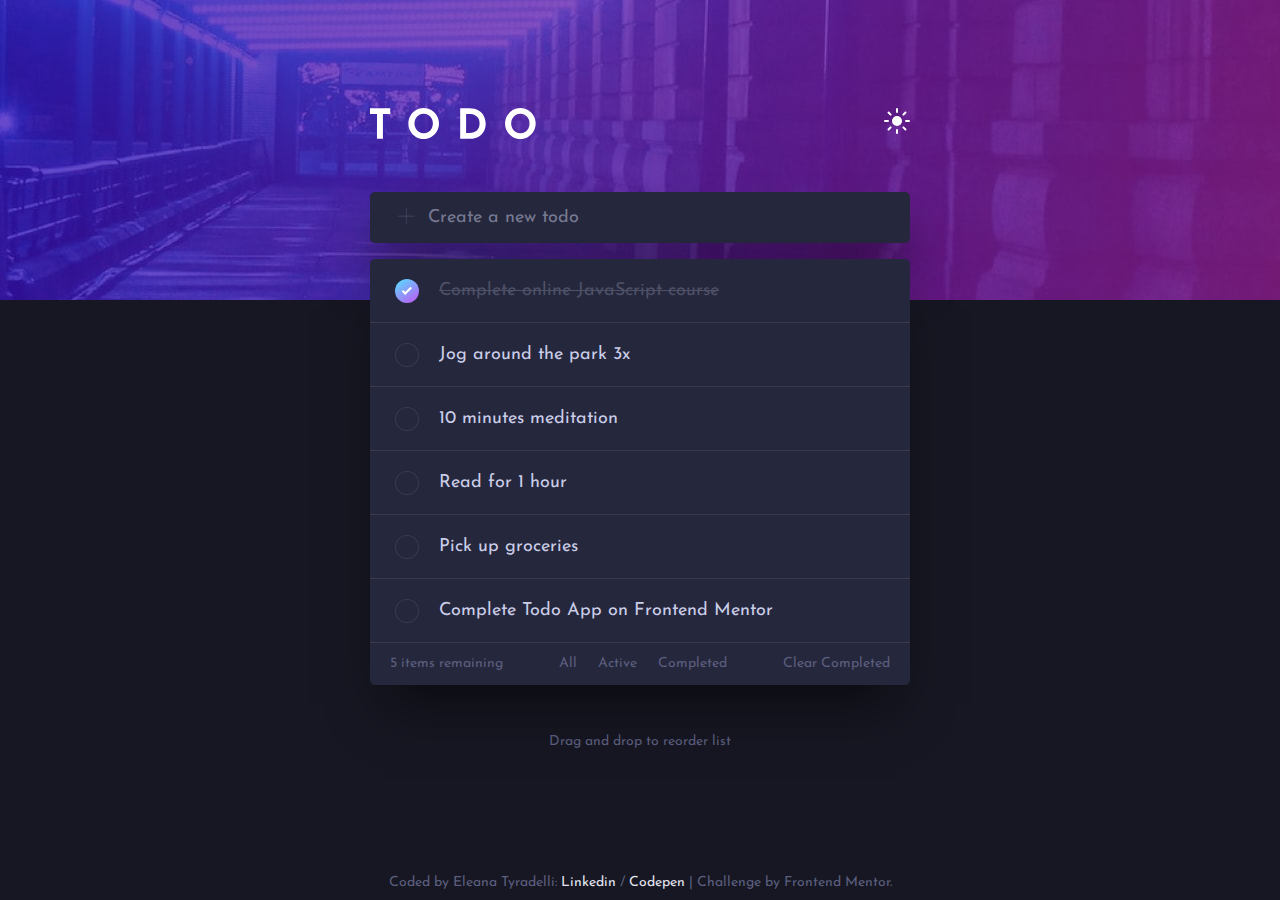
<file: index.html>
<!DOCTYPE html>
<html lang="en">
<head>
  <title>Todo app | Frontend Mentor</title>
  <meta charset="UTF-8">
  <meta name="viewport" content="width=device-width, initial-scale=1.0">
  <meta property="og:title" content="Todo app | Frontend Mentor" />
  <meta property="og:type" content="website" />
  <meta property="og:url" content="https://etyradelli.github.io/todo-app-frontend-mentor/" />
  <meta property="og:image" content="https://etyradelli.github.io/todo-app-frontend-mentor//images/finished-project-live-photos/todo-app-desktop-dark-mode.png" />
  

  <link rel="icon" type="image/png" sizes="32x32" href="./images/favicon-32x32.png">
  <link rel="preconnect" href="https://fonts.googleapis.com">
  <link rel="preconnect" href="https://fonts.gstatic.com" crossorigin>
  <link href="https://fonts.googleapis.com/css2?family=Josefin+Sans:wght@400;700&display=swap" rel="stylesheet">
  <link rel="stylesheet" href="style.css">
  
  <script defer src="lightmode.js"></script>
  <script defer src="todo.js"></script>

</head>
<body>

  <header>
    <div class="header__inner">
      <div class="logo">
        <img src="images/logo.svg" alt="">
      </div>
      <button class="light-mode-toggle" aria-label="Light mode toggle"><svg class="toggle-sun" xmlns="http://www.w3.org/2000/svg" width="26" height="26"><path fill="#FFF" fill-rule="evenodd" d="M13 21a1 1 0 011 1v3a1 1 0 11-2 0v-3a1 1 0 011-1zm-5.657-2.343a1 1 0 010 1.414l-2.121 2.121a1 1 0 01-1.414-1.414l2.12-2.121a1 1 0 011.415 0zm12.728 0l2.121 2.121a1 1 0 01-1.414 1.414l-2.121-2.12a1 1 0 011.414-1.415zM13 8a5 5 0 110 10 5 5 0 010-10zm12 4a1 1 0 110 2h-3a1 1 0 110-2h3zM4 12a1 1 0 110 2H1a1 1 0 110-2h3zm18.192-8.192a1 1 0 010 1.414l-2.12 2.121a1 1 0 01-1.415-1.414l2.121-2.121a1 1 0 011.414 0zm-16.97 0l2.121 2.12A1 1 0 015.93 7.344L3.808 5.222a1 1 0 011.414-1.414zM13 0a1 1 0 011 1v3a1 1 0 11-2 0V1a1 1 0 011-1z"/></svg><svg class="toggle-moon" xmlns="http://www.w3.org/2000/svg" width="26" height="26"><path fill="#FFF" fill-rule="evenodd" d="M13 0c.81 0 1.603.074 2.373.216C10.593 1.199 7 5.43 7 10.5 7 16.299 11.701 21 17.5 21c2.996 0 5.7-1.255 7.613-3.268C23.22 22.572 18.51 26 13 26 5.82 26 0 20.18 0 13S5.82 0 13 0z"/></svg></button>
      <audio src="audio/light-on.mp3" class="audio--light-on" data-attribute="adapted from user 257958 file on freesound.org https://freesound.org/people/FractalStudios/sounds/363084/ under CC0 1.0"></audio>
      <audio src="audio/light-off.mp3" class="audio--light-off" data-attribute="adapted from user 257958 file on freesound.org https://freesound.org/people/FractalStudios/sounds/363084/ under CC0 1.0"></audio>
    </div>
  </header>

  <main>

    <div class="new-todo">
      <form data-new-task-form>
        <button class="new-todo__add" aria-label="Add new task"><svg xmlns="http://www.w3.org/2000/svg" width="18" height="18"><path fill="#494C6B" fill-rule="evenodd" d="M16.97 0l.708.707L9.546 8.84l8.132 8.132-.707.707-8.132-8.132-8.132 8.132L0 16.97l8.132-8.132L0 .707.707 0 8.84 8.132 16.971 0z"/></svg></button>
        <input type="text" class="new-todo__input" data-new-task-input placeholder="Create a new todo" aria-label="new task name">
      </form>
    </div>

    <div class="todo-main">
      
      <ul class="todo-main__list draggable-list" role="list" data-todo-list>

      </ul>

      <div class="todo-main__controls">
        <p class="todo-main__controls__count" data-todo-counter>5 items remaining</p>
        <div class="todo-main__controls__filters todo-main__controls__filters--desktop">
          <button class="todo-main__controls__filters__btn" data-filter-all>All</button>
          <button class="todo-main__controls__filters__btn" data-filter-incomplete>Active</button>
          <button class="todo-main__controls__filters__btn" data-filter-complete>Completed</button>
        </div>
        <button class="todo__controls__btn todo__controls__clear-tasks" data-clear-completed>Clear Completed</button>
      </div>

    </div>

    <div class="todo-main__controls__filters todo-main__controls__filters--mobile">
      <button class="todo-main__controls__filters__btn" data-filter-all>All</button>
      <button class="todo-main__controls__filters__btn" data-filter-incomplete>Active</button>
      <button class="todo-main__controls__filters__btn" data-filter-complete>Completed</button>
    </div>

    <p class="todo__hint">Drag and drop to reorder list</p>


  </main>

  <footer>
    <div class="todo__attribution">
      Coded by Eleana Tyradelli: <a href="https://www.linkedin.com/in/eleanatyradelli/" style="color: hsl(var(--text-hover));">Linkedin</a> / <a href="https://codepen.io/eTyradelli" style="color: hsl(var(--text-hover));">Codepen</a> | Challenge by <a href="https://www.frontendmentor.io?ref=challenge" target="_blank">Frontend Mentor</a>.
    </div>
  </footer>

  <template id="todo__template" data-todo-template>
    <li class="todo draggable" draggable="true" data-todo-item>
      <input type="checkbox" data-checkbox>
      <label><span class="custom-checkbox__wrapper"><span class="custom-checkbox"><svg xmlns="http://www.w3.org/2000/svg" width="11" height="9"><path fill="none" stroke="#FFF" stroke-width="2" d="M1 4.304L3.696 7l6-6"/></svg></span></span></label>
      <button class="todo__delete" aria-label="Delete this task"><svg xmlns="http://www.w3.org/2000/svg" width="18" height="18"><path fill="#494C6B" fill-rule="evenodd" d="M16.97 0l.708.707L9.546 8.84l8.132 8.132-.707.707-8.132-8.132-8.132 8.132L0 16.97l8.132-8.132L0 .707.707 0 8.84 8.132 16.971 0z"/></svg></button>
    </li>
  </template>

</body>
</html>
</file>
<file: style.css>
/***************************/
/**** CUSTOM PROPERTIES ****/
/***************************/

:root {

  /* fonts */
  --ff-sans: 'Josefin Sans', sans-serif;

  /* font sizes */
  --fs-500: 0.875rem;
  --fs-400: 0.75rem;

  /* Colors | Dark Mode */
  --bg-body: 235 21% 11%;
  --bg-main: 235 24% 19%;

  --border-gray: 237 14% 26%;
  
  --text-main: 234 39% 85%;
  --text-secondary: 235 16% 43%;
  --text-placeholder: 234 11% 52%;
  --text-strikethrough: 233 14% 35%;
  --text-hover: 236 33% 92%;
  --text-active: 220 98% 61%;

}

@media (min-width: 30em) {

  :root {
    /* font sizes */
    --fs-400: .9rem;
  }

}

@media (min-width: 48em) {

  :root {
    /* font sizes */
    --fs-400: 1.125rem;
  }

}


.lightmode {

  /* Colors | Light Mode */
  --bg-body: 0, 0%, 98%;
  --bg-main: 0 0% 100%;

  --border-gray: 236 32% 92%;

  --text-main: 235 19% 35%;
  --text-secondary: 235 9% 61%;
  --text-placeholder: 235 9% 61%;
  --text-strikethrough: 233 11% 84%;
  --text-hover: 235 19% 35%;

}

/***************************/
/********* RESET ***********/
/***************************/

/* Box Sizing */
*,
*::before,
*::after {
  box-sizing: border-box;
  outline-offset: 5px;
}

*:focus-visible {
  outline: none;
}

/* *:focus-visible{
  outline-offset: 1px;
  outline: 3px solid #3924A7;
  -o-transition: outline-offset .5s;
  -moz-transition: outline-offset .5s;
  -webkit-transition: outline-offset .5s;
  transition: outline-offset .5s;
} */

/* Reset Margins */
body,
h1,
h2,
h3,
h4,
h5,
h6,
p,
figure,
picture {
  margin: 0;
}

h1,
h2,
h3,
h4,
h5,
h6,
p {
  font-weight: 400;
}



/* set up the body */
body {
  font-family:var(--ff-sans);
  font-size: var(--fs-400);
  font-weight: 400;
  color: hsl(var(--text-main));
  background-color: hsl(var(--bg-body));
  line-height: 1;
  min-height: 100vh;
  overflow-x: hidden;
  position: relative;
  display: grid;
  grid-template-rows: min-content 1fr min-content;
}

/* Remove list styles on ul, ol elements with a list role, which suggests default styling will be removed */
ul[role='list'],
ol[role='list'] {
  list-style: none;
  padding: 0;
  margin: 0;
}

button {
  background-color: transparent;
  border: none;
  padding: 0;
  cursor: pointer;
}

/* make images easier to work with */
img {
  display: block;
  max-width: 100%;
  max-height: 100%;
}

/* make forms easier to work with */
input,
button,
textarea,
select {
  font: inherit;
}

a {
  text-decoration: none;
  color: hsl(var(--clr-link));
}

a:hover {
  text-decoration: underline;
}

/* remove animations for people who have turned them off */
@media (prefers-reduced-motion: reduce) {  
  *,
  *::before,
  *::after {
    -moz-animation-duration: 0.01ms !important;
    -webkit-animation-duration: 0.01ms !important;
    animation-duration: 0.01ms !important;

    -moz-animation-iteration-count: 1 !important;
    -webkit-animation-iteration-count: 1 !important;
    animation-iteration-count: 1 !important;

    -o-transition-duration: 0.01ms !important;
    -moz-transition-duration: 0.01ms !important;
    -webkit-transition-duration: 0.01ms !important;
    transition-duration: 0.01ms !important;

    scroll-behavior: auto !important;
  }
}

/****************************/
/******* SR ONLY ************/
/****************************/

/* .sr-only {
  position: absolute;
  width: 1px;
  height: 1px;
  padding: 0;
  margin: -1px;
  overflow: hidden;
  clip: rect(0, 0, 0, 0);
  white-space: nowrap;
  border: 0;
} */


/* .skip-to-content {
  position: absolute;
  z-index: 9999;
  background: hsl( var(--clr-white) );
  color: hsl( var(--clr-dark) );
  padding: .5em 1em;
  margin-inline: auto;

  -o-transform: translateY(-100%);
  -ms-transform: translateY(-100%);
  -moz-transform: translateY(-100%);
  -webkit-transform: translateY(-100%);
  transform: translateY(-100%);

  -o-transition: transform .3s ease-in-out;
  -moz-transition: transform .3s ease-in-out;
  -webkit-transition: transform .3s ease-in-out;
  transition: transform .3s ease-in-out;
}

.skip-to-content:focus {
  -o-transform: translateY(0);
  -ms-transform: translateY(0);
  -moz-transform: translateY(0);
  -webkit-transform: translateY(0);
  transform: translateY(0);
} */



/******************************/
/****** UTILITY CLASSES *******/
/******************************/

.dragging {
  -webkit-box-shadow: 0px 0px 20px 10px hsl(0 0% 0% / 0.2); 
  box-shadow: 0px 0px 20px 10px hsl(0 0% 0% / 0.2);
}

body.lightmode .dragging {
  -webkit-box-shadow: 0px 0px 20px 10px hsl(0 0% 0% / 0.1); 
  box-shadow: 0px 0px 20px 10px hsl(0 0% 0% / 0.1);
}


/******************************/
/*********** HEADER ***********/
/******************************/


header{
  background-image: url('images/bg-mobile-dark.jpg');
  background-repeat: no-repeat;
  background-size: cover;
  height: clamp(200px, 30vw, 300px);
}

header.lightmode {
  background-image: url('images/bg-mobile-light.jpg');
}

.header__inner {
  display: -webkit-flex;
  display: flex;
  -ms-justify-content: space-between;
  -moz-justify-content: space-between;
  -webkit-justify-content: space-between;
  justify-content: space-between;
  padding-top: clamp(3em, 10vw, 10em);
  width: min(90vw, 540px);
  margin: 0 auto;
}

.logo img {
  width: 108px;
}

.toggle-moon {
  display: none;
}

body.lightmode .toggle-moon{
  display: block;
}

body.lightmode .toggle-sun{
  display: none;
}

@media (min-width: 23.5em) {
  header {
    background-image: url('images/bg-desktop-dark.jpg');
  }
  
  header.lightmode {
    background-image: url('images/bg-desktop-light.jpg');
  }
}

@media (min-width: 48em) {
  .header__inner {
    padding-top: clamp(3em, 10vw, 6em);
  }

  .logo img {
    width: 167px;
  }
}


/******************************/
/*********** MAIN *************/
/******************************/

main {
  width: min(90vw, 540px);
  margin: -8em auto 0;
}

@media (min-width: 30em) {
  main {
    margin: -6em auto 0;
  }
}


/* New task input */

.new-todo {
  background-color: hsl(var(--bg-main));
  border-radius: 5px;
  padding: 14px 22px;
  -webkit-box-shadow: 0px 35px 50px -5px hsl(0 0% 0% / 0.5); 
  box-shadow: 0px 35px 50px -5px hsl(0 0% 0% / 0.5);
  -o-transition: transform .3s ease;
  -moz-transition: transform .3s ease;
  -webkit-transition: transform .3s ease;
  transition: transform .3s ease;
}

.new-todo:focus-within {
  -webkit-box-shadow: 0px 20px 25px 0px hsl(0 0% 0% / 0.5);
  box-shadow: 0px 20px 25px 0px hsl(0 0% 0% / 0.5);
  -o-transform: scale(1.02);
  -ms-transform: scale(1.02);
  -moz-transform: scale(1.02);
  -webkit-transform: scale(1.02);
  transform: scale(1.02);
}

.new-todo form {
  display: grid;
  grid-template-columns: min-content 1fr;
  -ms-align-items: center;
  -moz-align-items: center;
  -webkit-align-items: center;
  align-items: center;
  gap: .5rem;
}

.new-todo__input::placeholder {
  color: hsl(var(--text-placeholder));
}

.new-todo__input {
  background: transparent;
  border: none;
  color: hsl(var(--text-main));
}

.new-todo button {
  -o-transform: scale(0.7, 0.7) rotate(45deg);
  -ms-transform: scale(0.7, 0.7) rotate(45deg);
  -moz-transform: scale(0.7, 0.7) rotate(45deg);
  -webkit-transform: scale(0.7, 0.7) rotate(45deg);
  transform: scale(0.7, 0.7) rotate(45deg);
  padding-inline: 4px;
}




/* Todo list */

.todo-main {
  background-color: hsl(var(--bg-main));
  border-radius: 5px;
  margin-block: 16px;
  -webkit-box-shadow: 0px 35px 50px -15px hsl(0 0% 0% / 0.5); 
  box-shadow: 0px 35px 50px -15px hsl(0 0% 0% / 0.5);
  position: relative;
}

.todo {
  display: grid;
  grid-template-columns: 1fr min-content;
  -ms-align-items: center;
  -moz-align-items: center;
  -webkit-align-items: center;
  align-items: center;
  min-height: 64px;
  padding: 14px 20px;
  border-bottom: 1px solid hsl(var(--border-gray));
  cursor: pointer;
}

.todo [type="checkbox"] {
  opacity: 0;
  position: absolute;
}

.custom-checkbox__wrapper {
  background: hsl(var(--border-gray));
  padding: 1px;
  display: inline-block;
  border-radius: 50%;
  margin-inline: 5px 10px;
  width: 20px;
  height: 20px;
  min-width: 20px;
}

.todo:hover .custom-checkbox__wrapper,
[type="checkbox"]:checked + label .custom-checkbox__wrapper {
  background: linear-gradient(145deg, hsl(192, 100%, 67%), hsl(280, 87%, 65%));
}

.custom-checkbox {
  border-radius: 50%;
  background: hsl(var(--bg-main));
  width: 100%;
  height: 100%;
  position: relative;
  display: inline-block;
}

.custom-checkbox svg {
  opacity: 0;
  position: absolute;
  top: 50%;
  left: 50%;
  -o-transform: translate(-50%, -50%);
  -ms-transform: translate(-50%, -50%);
  -moz-transform: translate(-50%, -50%);
  -webkit-transform: translate(-50%, -50%);
  transform: translate(-50%, -50%);
}

[type="checkbox"]:checked + label .custom-checkbox {
  background: linear-gradient(145deg, hsl(192, 100%, 67%), hsl(280, 87%, 65%));
}

[type="checkbox"]:checked + label svg {
  opacity: 1;
}

.todo label {
  display: -webkit-flex;
  display: flex;
  -ms-align-items: center;
  -moz-align-items: center;
  -webkit-align-items: center;
  align-items: center;
  cursor: pointer;
  word-wrap: anywhere;
}

[type="checkbox"]:checked + label {
  text-decoration: line-through;
  color: hsl(var(--text-strikethrough));
}

.todo__delete {
  -o-transform: scale(0.7,0.7);
  -ms-transform: scale(0.7,0.7);
  -moz-transform: scale(0.7,0.7);
  -webkit-transform: scale(0.7,0.7);
  transform: scale(0.7,0.7);
  opacity: 0;
  padding-left: 10px;
}

.todo:hover .todo__delete {
  opacity: 1;
}



/* Todo bottom controls */

.todo-main__controls {
  display: -webkit-flex;
  display: flex;
  -ms-align-items: center;
  -moz-align-items: center;
  -webkit-align-items: center;
  align-items: center;
  -ms-justify-content: space-between;
  -moz-justify-content: space-between;
  -webkit-justify-content: space-between;
  justify-content: space-between;
  padding: 14px 20px;
  color: hsl(var(--text-secondary));
}

.todo-main__controls__filters {
  display: -webkit-flex;
  display: flex;
  -ms-align-items: center;
  -moz-align-items: center;
  -webkit-align-items: center;
  align-items: center;
  -ms-justify-content: center;
  -moz-justify-content: center;
  -webkit-justify-content: center;
  justify-content: center;
  font-size: var(--fs-500);
  background-color: hsl(var(--bg-main));
  border-radius: 5px;
  padding: 14px 20px;
  gap: 1.3rem;
}

.todo-main__controls button,
.todo-main__controls__filters button {
  color: hsl(var(--text-secondary));
}

.todo-main__controls button:hover,
.todo-main__controls__filters button:hover {
  color: hsl(var(--text-hover));
}

.todo-main__controls__filters button.active {
  color: hsl(var(--text-active));
}

.todo-main__controls__filters--desktop {
  display: none;
}

main p:last-child {
  text-align: center;
  margin-top: 50px;
  color: hsl(var(--text-secondary));
}

@media (min-width: 48em) {
  
  .custom-checkbox__wrapper {
    margin-inline: 5px 20px;
    width: 24px;
    height: 24px;
    min-width: 24px;
  }

  .todo__delete {
    padding-left: 20px;
  }

  .todo-main__controls{
    font-size: var(--fs-500);
  }
  
  .todo-main__controls__filters--mobile {
    display: none;
  }

  .todo-main__controls__filters--desktop {
    display: -webkit-flex;
    display: flex;
    font-size: var(--fs-500);
    padding-block: 0;
  }

  main p:last-child {
    font-size: var(--fs-500);
  }
}


/******************************/
/********** FOOTER ************/
/******************************/

footer {
  padding-block: 50px 10px;
  color: hsl(var(--text-secondary));
  width: 90vw;
  margin: 0 auto;
  text-align: center;
}


@media (min-width: 48em) {
  
  footer{
    font-size: var(--fs-500);
  }

}
</file>
